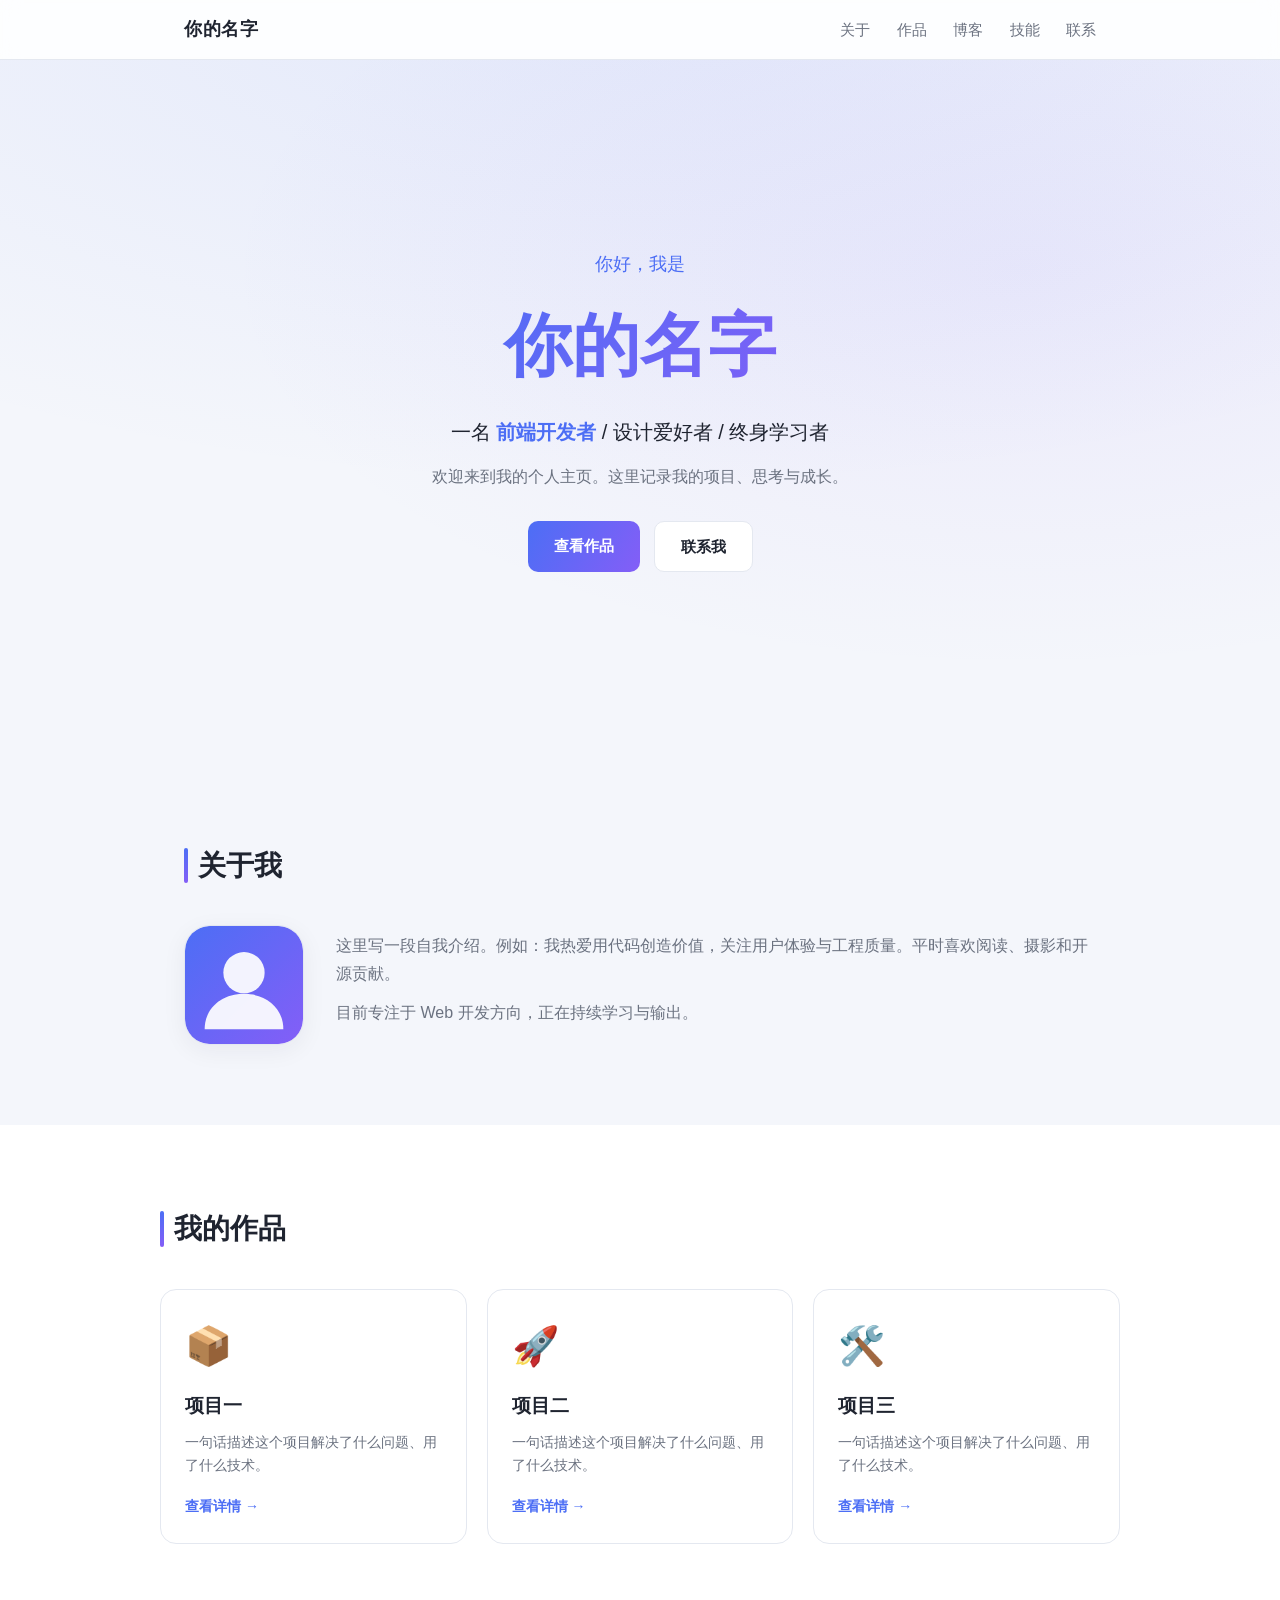
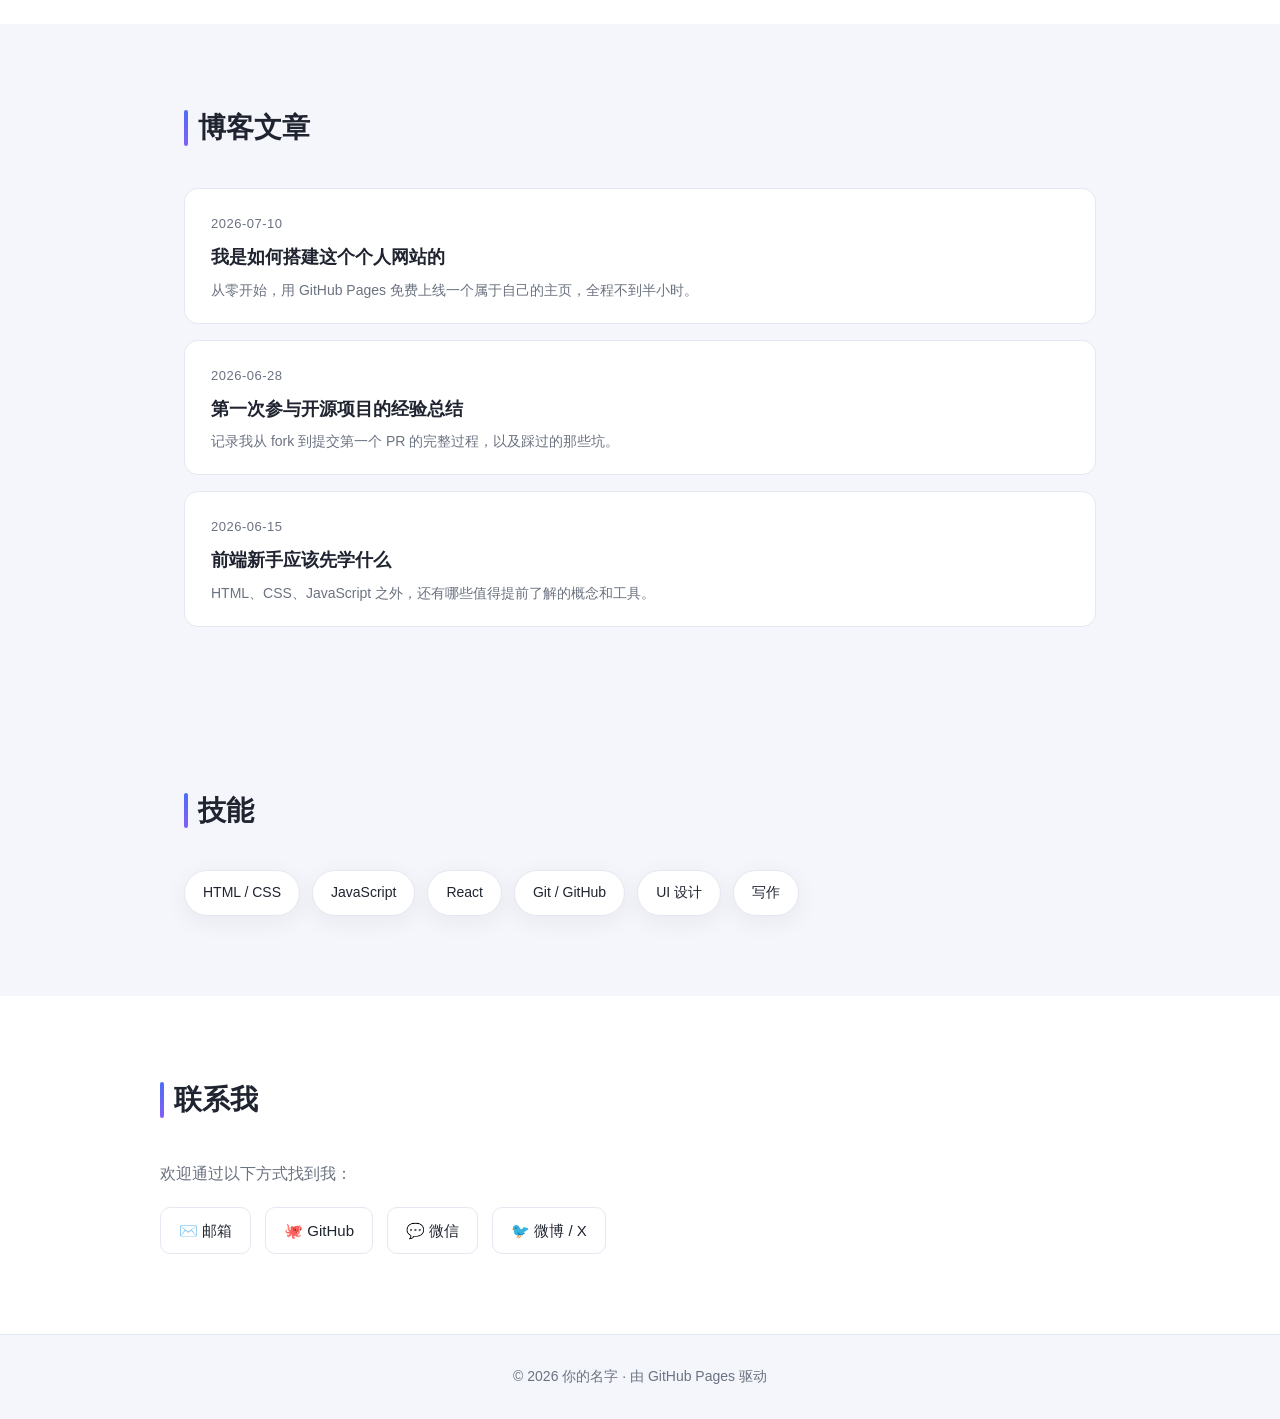
<file: index.html>
<!DOCTYPE html>
<html lang="zh-CN">
<head>
  <meta charset="UTF-8" />
  <meta name="viewport" content="width=device-width, initial-scale=1.0" />
  <title>你的名字 · 个人主页</title>
  <link rel="stylesheet" href="style.css" />
</head>
<body>
  <!-- 顶部导航 -->
  <header class="nav">
    <div class="nav-inner">
      <a class="logo" href="#top">你的名字</a>
      <nav class="links">
        <a href="#about">关于</a>
        <a href="#projects">作品</a>
        <a href="#blog">博客</a>
        <a href="#skills">技能</a>
        <a href="#contact">联系</a>
      </nav>
    </div>
  </header>

  <!-- 首屏 -->
  <section class="hero" id="top">
    <div class="hero-inner">
      <p class="hello">你好，我是</p>
      <h1>你的名字</h1>
      <p class="tagline">一名 <span class="accent">前端开发者</span> / 设计爱好者 / 终身学习者</p>
      <p class="intro">欢迎来到我的个人主页。这里记录我的项目、思考与成长。</p>
      <div class="hero-actions">
        <a class="btn primary" href="#projects">查看作品</a>
        <a class="btn ghost" href="#contact">联系我</a>
      </div>
    </div>
  </section>

  <!-- 关于 -->
  <section class="section" id="about">
    <h2 class="section-title">关于我</h2>
    <div class="about-grid">
      <!-- 把你的照片命名为 avatar.jpg 放进同一文件夹，然后把下面 src 改成像 "avatar.jpg" 即可 -->
      <img class="avatar-img" src="avatar.svg" alt="头像" />
      <div class="about-text">
        <p>这里写一段自我介绍。例如：我热爱用代码创造价值，关注用户体验与工程质量。平时喜欢阅读、摄影和开源贡献。</p>
        <p>目前专注于 Web 开发方向，正在持续学习与输出。</p>
      </div>
    </div>
  </section>

  <!-- 作品 -->
  <section class="section alt" id="projects">
    <h2 class="section-title">我的作品</h2>
    <div class="cards">
      <article class="card">
        <div class="card-thumb">📦</div>
        <h3>项目一</h3>
        <p>一句话描述这个项目解决了什么问题、用了什么技术。</p>
        <a class="card-link" href="project1.html">查看详情 →</a>
      </article>
      <article class="card">
        <div class="card-thumb">🚀</div>
        <h3>项目二</h3>
        <p>一句话描述这个项目解决了什么问题、用了什么技术。</p>
        <a class="card-link" href="project2.html">查看详情 →</a>
      </article>
      <article class="card">
        <div class="card-thumb">🛠️</div>
        <h3>项目三</h3>
        <p>一句话描述这个项目解决了什么问题、用了什么技术。</p>
        <a class="card-link" href="project3.html">查看详情 →</a>
      </article>
    </div>
  </section>

  <!-- 博客 -->
  <section class="section" id="blog">
    <h2 class="section-title">博客文章</h2>
    <ul class="blog-list">
      <li class="blog-item">
        <a href="project1.html">
          <span class="blog-date">2026-07-10</span>
          <h3>我是如何搭建这个个人网站的</h3>
          <p>从零开始，用 GitHub Pages 免费上线一个属于自己的主页，全程不到半小时。</p>
        </a>
      </li>
      <li class="blog-item">
        <a href="project2.html">
          <span class="blog-date">2026-06-28</span>
          <h3>第一次参与开源项目的经验总结</h3>
          <p>记录我从 fork 到提交第一个 PR 的完整过程，以及踩过的那些坑。</p>
        </a>
      </li>
      <li class="blog-item">
        <a href="project3.html">
          <span class="blog-date">2026-06-15</span>
          <h3>前端新手应该先学什么</h3>
          <p>HTML、CSS、JavaScript 之外，还有哪些值得提前了解的概念和工具。</p>
        </a>
      </li>
    </ul>
  </section>

  <!-- 技能 -->
  <section class="section" id="skills">
    <h2 class="section-title">技能</h2>
    <ul class="skills">
      <li>HTML / CSS</li>
      <li>JavaScript</li>
      <li>React</li>
      <li>Git / GitHub</li>
      <li>UI 设计</li>
      <li>写作</li>
    </ul>
  </section>

  <!-- 联系 -->
  <section class="section alt" id="contact">
    <h2 class="section-title">联系我</h2>
    <p class="contact-text">欢迎通过以下方式找到我：</p>
    <div class="social">
      <a href="mailto:you@example.com">✉️ 邮箱</a>
      <a href="https://github.com/你的用户名">🐙 GitHub</a>
      <a href="#">💬 微信</a>
      <a href="#">🐦 微博 / X</a>
    </div>
  </section>

  <footer class="footer">
    <p>© <span id="year"></span> 你的名字 · 由 GitHub Pages 驱动</p>
  </footer>

  <script>
    document.getElementById('year').textContent = new Date().getFullYear();
  </script>
</body>
</html>
</file>
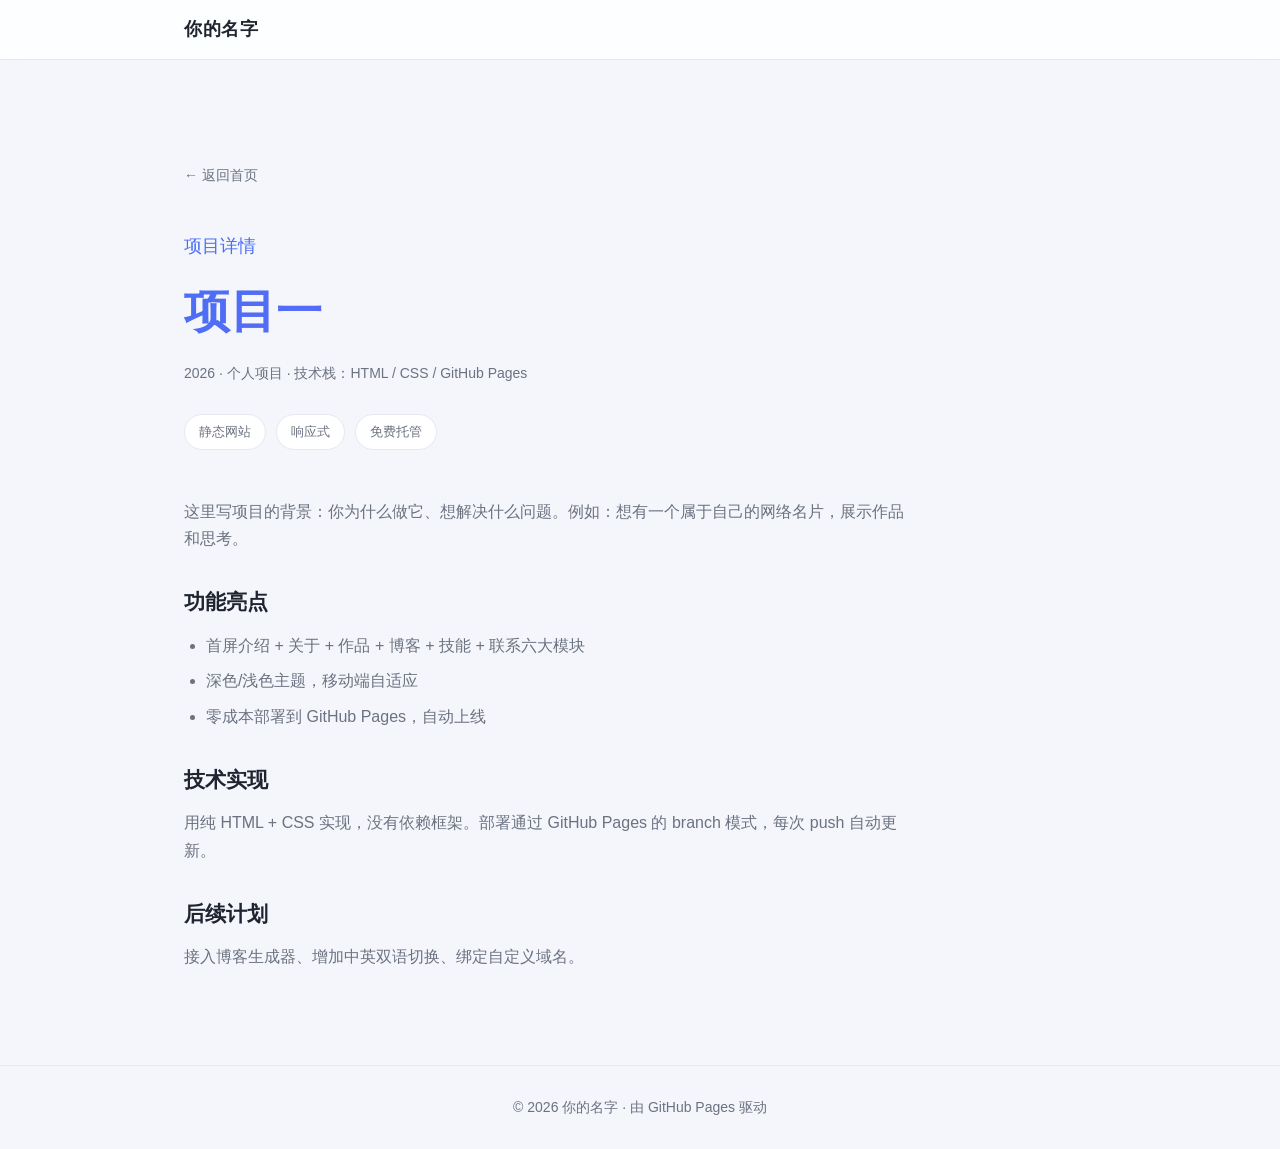
<file: project1.html>
<!DOCTYPE html>
<html lang="zh-CN">
<head>
  <meta charset="UTF-8" />
  <meta name="viewport" content="width=device-width, initial-scale=1.0" />
  <title>项目一 · 个人主页</title>
  <link rel="stylesheet" href="style.css" />
</head>
<body>
  <header class="nav">
    <div class="nav-inner">
      <a class="logo" href="index.html">你的名字</a>
    </div>
  </header>

  <main class="section">
    <a class="back-link" href="index.html">← 返回首页</a>

    <div class="detail-hero">
      <p class="hello">项目详情</p>
      <h1>项目一</h1>
      <p class="detail-meta">2026 · 个人项目 · 技术栈：HTML / CSS / GitHub Pages</p>
      <div class="tag-row">
        <span class="tag">静态网站</span>
        <span class="tag">响应式</span>
        <span class="tag">免费托管</span>
      </div>
    </div>

    <div class="detail-body">
      <p>这里写项目的背景：你为什么做它、想解决什么问题。例如：想有一个属于自己的网络名片，展示作品和思考。</p>

      <h2>功能亮点</h2>
      <ul>
        <li>首屏介绍 + 关于 + 作品 + 博客 + 技能 + 联系六大模块</li>
        <li>深色/浅色主题，移动端自适应</li>
        <li>零成本部署到 GitHub Pages，自动上线</li>
      </ul>

      <h2>技术实现</h2>
      <p>用纯 HTML + CSS 实现，没有依赖框架。部署通过 GitHub Pages 的 branch 模式，每次 push 自动更新。</p>

      <h2>后续计划</h2>
      <p>接入博客生成器、增加中英双语切换、绑定自定义域名。</p>
    </div>
  </main>

  <footer class="footer">
    <p>© <span id="year"></span> 你的名字 · 由 GitHub Pages 驱动</p>
  </footer>

  <script>
    document.getElementById('year').textContent = new Date().getFullYear();
  </script>
</body>
</html>
</file>
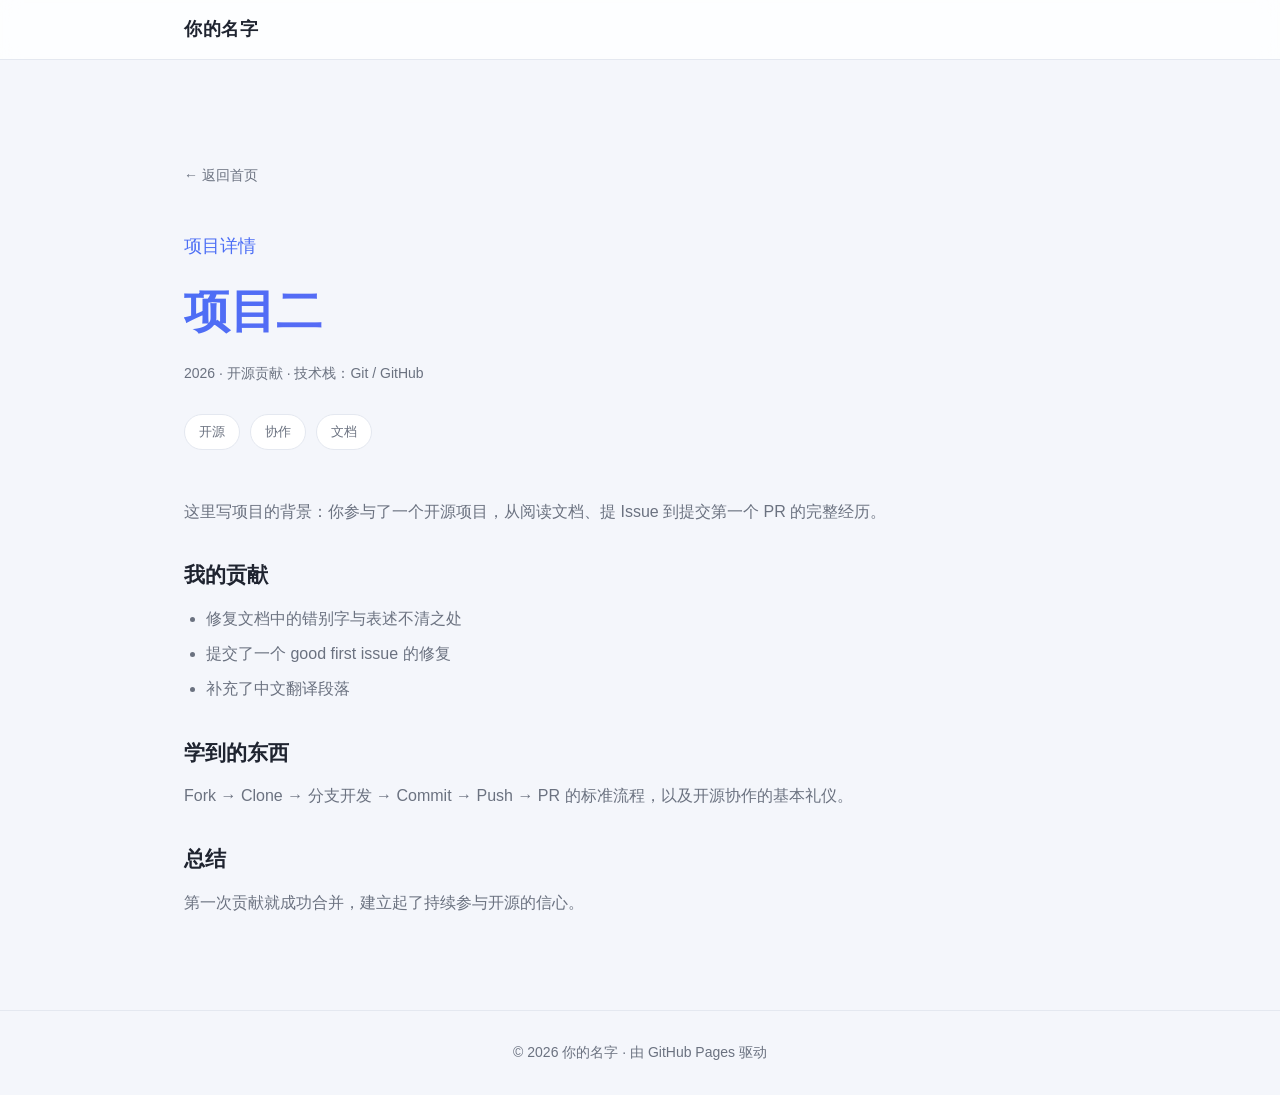
<file: project2.html>
<!DOCTYPE html>
<html lang="zh-CN">
<head>
  <meta charset="UTF-8" />
  <meta name="viewport" content="width=device-width, initial-scale=1.0" />
  <title>项目二 · 个人主页</title>
  <link rel="stylesheet" href="style.css" />
</head>
<body>
  <header class="nav">
    <div class="nav-inner">
      <a class="logo" href="index.html">你的名字</a>
    </div>
  </header>

  <main class="section">
    <a class="back-link" href="index.html">← 返回首页</a>

    <div class="detail-hero">
      <p class="hello">项目详情</p>
      <h1>项目二</h1>
      <p class="detail-meta">2026 · 开源贡献 · 技术栈：Git / GitHub</p>
      <div class="tag-row">
        <span class="tag">开源</span>
        <span class="tag">协作</span>
        <span class="tag">文档</span>
      </div>
    </div>

    <div class="detail-body">
      <p>这里写项目的背景：你参与了一个开源项目，从阅读文档、提 Issue 到提交第一个 PR 的完整经历。</p>

      <h2>我的贡献</h2>
      <ul>
        <li>修复文档中的错别字与表述不清之处</li>
        <li>提交了一个 good first issue 的修复</li>
        <li>补充了中文翻译段落</li>
      </ul>

      <h2>学到的东西</h2>
      <p>Fork → Clone → 分支开发 → Commit → Push → PR 的标准流程，以及开源协作的基本礼仪。</p>

      <h2>总结</h2>
      <p>第一次贡献就成功合并，建立起了持续参与开源的信心。</p>
    </div>
  </main>

  <footer class="footer">
    <p>© <span id="year"></span> 你的名字 · 由 GitHub Pages 驱动</p>
  </footer>

  <script>
    document.getElementById('year').textContent = new Date().getFullYear();
  </script>
</body>
</html>
</file>
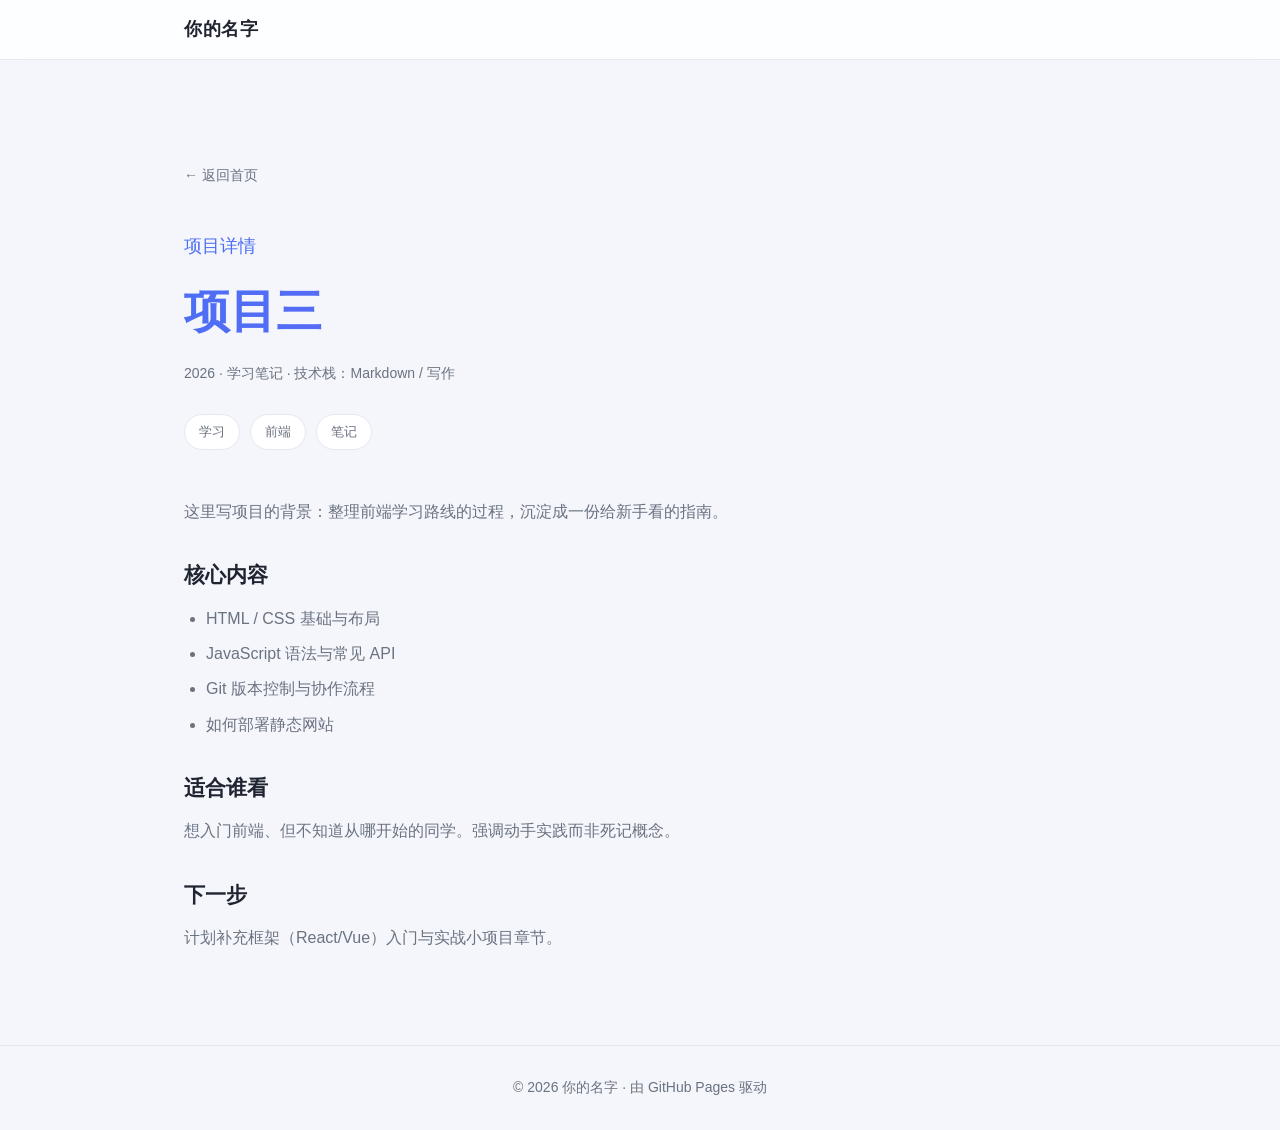
<file: project3.html>
<!DOCTYPE html>
<html lang="zh-CN">
<head>
  <meta charset="UTF-8" />
  <meta name="viewport" content="width=device-width, initial-scale=1.0" />
  <title>项目三 · 个人主页</title>
  <link rel="stylesheet" href="style.css" />
</head>
<body>
  <header class="nav">
    <div class="nav-inner">
      <a class="logo" href="index.html">你的名字</a>
    </div>
  </header>

  <main class="section">
    <a class="back-link" href="index.html">← 返回首页</a>

    <div class="detail-hero">
      <p class="hello">项目详情</p>
      <h1>项目三</h1>
      <p class="detail-meta">2026 · 学习笔记 · 技术栈：Markdown / 写作</p>
      <div class="tag-row">
        <span class="tag">学习</span>
        <span class="tag">前端</span>
        <span class="tag">笔记</span>
      </div>
    </div>

    <div class="detail-body">
      <p>这里写项目的背景：整理前端学习路线的过程，沉淀成一份给新手看的指南。</p>

      <h2>核心内容</h2>
      <ul>
        <li>HTML / CSS 基础与布局</li>
        <li>JavaScript 语法与常见 API</li>
        <li>Git 版本控制与协作流程</li>
        <li>如何部署静态网站</li>
      </ul>

      <h2>适合谁看</h2>
      <p>想入门前端、但不知道从哪开始的同学。强调动手实践而非死记概念。</p>

      <h2>下一步</h2>
      <p>计划补充框架（React/Vue）入门与实战小项目章节。</p>
    </div>
  </main>

  <footer class="footer">
    <p>© <span id="year"></span> 你的名字 · 由 GitHub Pages 驱动</p>
  </footer>

  <script>
    document.getElementById('year').textContent = new Date().getFullYear();
  </script>
</body>
</html>
</file>
<file: style.css>
:root {
  --bg: #f4f6fb;
  --bg-alt: #ffffff;
  --fg: #1f2430;
  --muted: #6b7280;
  --accent: #4c6ef5;
  --accent-2: #845ef7;
  --card: #ffffff;
  --border: #e4e8f0;
  --shadow: 0 6px 24px rgba(31, 36, 48, 0.06);
}

* { box-sizing: border-box; margin: 0; padding: 0; }

body {
  font-family: -apple-system, BlinkMacSystemFont, "Segoe UI", "PingFang SC",
    "Microsoft YaHei", sans-serif;
  background: var(--bg);
  color: var(--fg);
  line-height: 1.7;
  -webkit-font-smoothing: antialiased;
}

a { color: inherit; text-decoration: none; }

/* 导航 */
.nav {
  position: sticky;
  top: 0;
  z-index: 10;
  background: rgba(255, 255, 255, 0.82);
  backdrop-filter: blur(10px);
  border-bottom: 1px solid var(--border);
}
.nav-inner {
  max-width: 960px;
  margin: 0 auto;
  padding: 14px 24px;
  display: flex;
  align-items: center;
  justify-content: space-between;
}
.logo { font-weight: 700; font-size: 18px; letter-spacing: 0.5px; }
.links a { margin-left: 22px; color: var(--muted); font-size: 15px; transition: color .2s; }
.links a:hover { color: var(--accent); }

/* 首屏 */
.hero {
  min-height: 78vh;
  display: flex;
  align-items: center;
  justify-content: center;
  text-align: center;
  padding: 60px 24px;
  background:
    radial-gradient(1200px 500px at 50% -10%, rgba(76,110,245,0.10), transparent),
    radial-gradient(800px 400px at 80% 30%, rgba(132,94,247,0.08), transparent);
}
.hero-inner { max-width: 680px; }
.hello { color: var(--accent); font-size: 18px; margin-bottom: 8px; }
.hero h1 {
  font-size: clamp(40px, 8vw, 68px);
  font-weight: 800;
  background: linear-gradient(120deg, var(--accent), var(--accent-2));
  -webkit-background-clip: text;
  background-clip: text;
  color: transparent;
  margin-bottom: 12px;
}
.tagline { font-size: 20px; color: var(--fg); margin-bottom: 14px; }
.accent { color: var(--accent); font-weight: 600; }
.intro { color: var(--muted); font-size: 16px; margin-bottom: 30px; }
.hero-actions { display: flex; gap: 14px; justify-content: center; flex-wrap: wrap; }
.btn {
  padding: 12px 26px;
  border-radius: 10px;
  font-size: 15px;
  font-weight: 600;
  transition: transform .15s, opacity .2s, box-shadow .2s;
}
.btn:hover { transform: translateY(-2px); box-shadow: var(--shadow); }
.btn.primary { background: linear-gradient(120deg, var(--accent), var(--accent-2)); color: #fff; }
.btn.ghost { border: 1px solid var(--border); color: var(--fg); background: var(--card); }
.btn.ghost:hover { border-color: var(--accent); }

/* 通用 section */
.section { max-width: 960px; margin: 0 auto; padding: 80px 24px; }
.section.alt { max-width: none; background: var(--bg-alt); }
.section.alt > * { max-width: 960px; margin-left: auto; margin-right: auto; }
.section-title {
  font-size: 28px;
  font-weight: 700;
  margin-bottom: 36px;
  position: relative;
  padding-left: 14px;
}
.section-title::before {
  content: "";
  position: absolute;
  left: 0; top: 6px; bottom: 6px;
  width: 4px;
  border-radius: 4px;
  background: linear-gradient(var(--accent), var(--accent-2));
}

/* 关于 */
.about-grid { display: flex; gap: 32px; align-items: center; flex-wrap: wrap; }
.avatar-img {
  width: 120px; height: 120px;
  flex: 0 0 120px;
  object-fit: cover;
  border-radius: 26px;
  background: var(--card);
  border: 1px solid var(--border);
  box-shadow: var(--shadow);
}
.about-text { flex: 1; min-width: 260px; color: var(--muted); }
.about-text p { margin-bottom: 12px; }

/* 卡片 */
.cards { display: grid; grid-template-columns: repeat(auto-fit, minmax(240px, 1fr)); gap: 20px; }
.card {
  background: var(--card);
  border: 1px solid var(--border);
  border-radius: 16px;
  padding: 24px;
  transition: transform .2s, border-color .2s, box-shadow .2s;
}
.card:hover { transform: translateY(-4px); border-color: var(--accent); box-shadow: var(--shadow); }
.card-thumb { font-size: 38px; margin-bottom: 12px; }
.card h3 { font-size: 19px; margin-bottom: 8px; }
.card p { color: var(--muted); font-size: 14px; margin-bottom: 14px; }
.card-link { color: var(--accent); font-size: 14px; font-weight: 600; }

/* 博客 */
.blog-list { list-style: none; display: flex; flex-direction: column; gap: 16px; }
.blog-item {
  background: var(--card);
  border: 1px solid var(--border);
  border-radius: 14px;
  padding: 20px 26px;
  transition: transform .2s, border-color .2s, box-shadow .2s;
}
.blog-item:hover { transform: translateY(-2px); border-color: var(--accent); box-shadow: var(--shadow); }
.blog-date { color: var(--muted); font-size: 13px; letter-spacing: 0.5px; }
.blog-item h3 { font-size: 18px; margin: 6px 0; }
.blog-item p { color: var(--muted); font-size: 14px; }

/* 技能 */
.skills { list-style: none; display: flex; flex-wrap: wrap; gap: 12px; }
.skills li {
  padding: 10px 18px;
  background: var(--card);
  border: 1px solid var(--border);
  border-radius: 999px;
  font-size: 14px;
  box-shadow: var(--shadow);
}

/* 联系 */
.contact-text { color: var(--muted); margin-bottom: 20px; }
.social { display: flex; flex-wrap: wrap; gap: 14px; }
.social a {
  padding: 10px 18px;
  border: 1px solid var(--border);
  border-radius: 10px;
  font-size: 15px;
  background: var(--card);
  transition: border-color .2s, color .2s;
}
.social a:hover { border-color: var(--accent); color: var(--accent); }

/* 项目详情页 */
.back-link {
  display: inline-flex;
  align-items: center;
  gap: 6px;
  color: var(--muted);
  font-size: 14px;
  margin: 24px 0;
}
.back-link:hover { color: var(--accent); }
.detail-hero { padding: 20px 0 40px; }
.detail-hero h1 {
  font-size: clamp(30px, 6vw, 46px);
  font-weight: 800;
  margin: 10px 0 12px;
  background: linear-gradient(120deg, var(--accent), var(--accent-2));
  -webkit-background-clip: text;
  background-clip: text;
  color: transparent;
}
.detail-meta { color: var(--muted); font-size: 14px; margin-bottom: 28px; }
.detail-body { max-width: 720px; }
.detail-body h2 { font-size: 21px; margin: 32px 0 12px; }
.detail-body p { color: var(--muted); margin-bottom: 14px; }
.detail-body ul { color: var(--muted); padding-left: 22px; margin-bottom: 14px; }
.detail-body li { margin-bottom: 8px; }
.tag-row { display: flex; flex-wrap: wrap; gap: 10px; margin: 18px 0 8px; }
.tag {
  padding: 6px 14px;
  background: var(--card);
  border: 1px solid var(--border);
  border-radius: 999px;
  font-size: 13px;
  color: var(--muted);
}

/* 页脚 */
.footer { text-align: center; padding: 30px 24px; color: var(--muted); font-size: 14px; border-top: 1px solid var(--border); }

/* 移动端 */
@media (max-width: 600px) {
  .links a { margin-left: 14px; font-size: 14px; }
  .section { padding: 56px 20px; }
}
</file>
